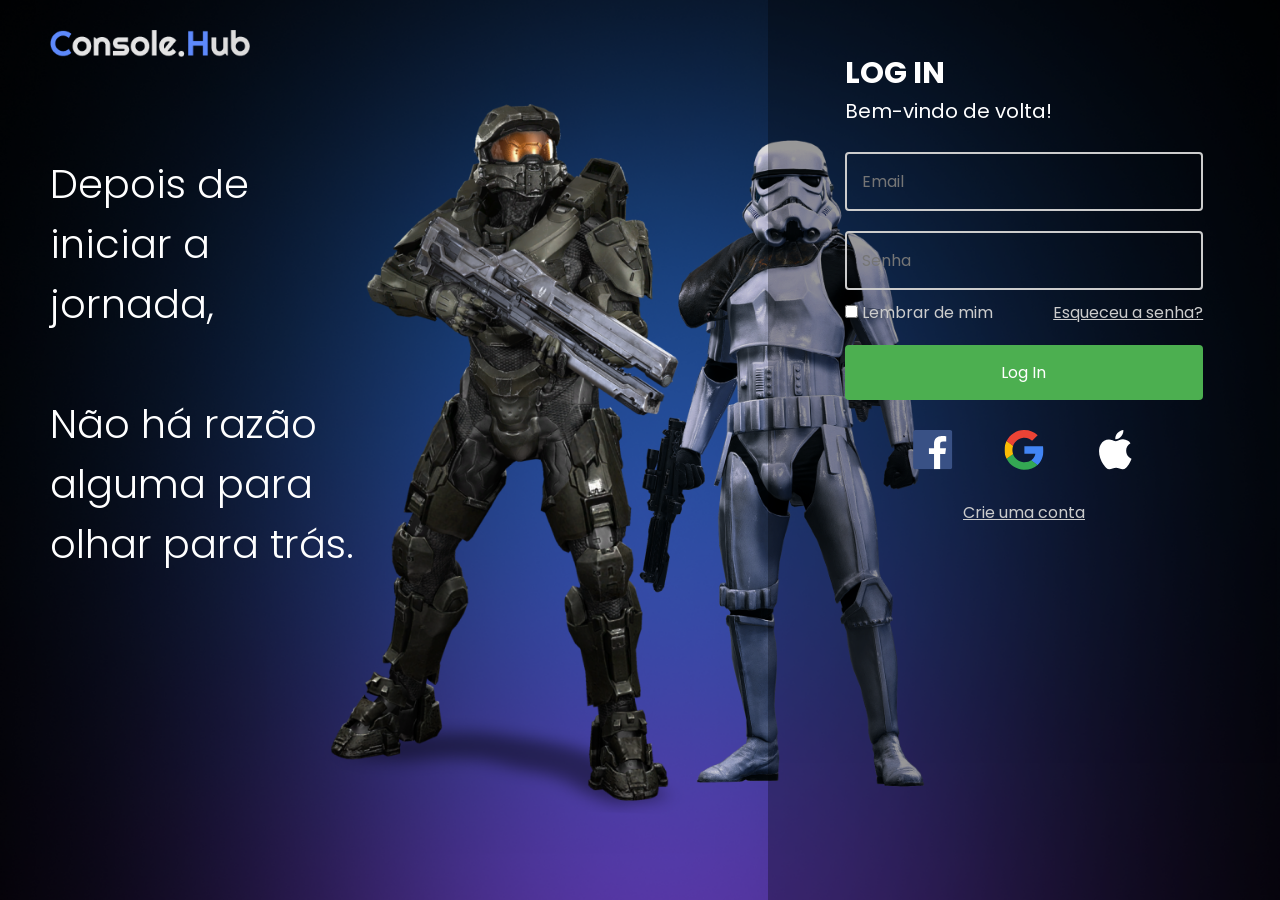
<file: login.html>
<!DOCTYPE html>
<html lang="pt-br">
<head>
    <meta charset="UTF-8">
    <meta name="viewport" content="width=device-width, initial-scale=1.0">
    <link rel="stylesheet" href="reset.css">
    <link rel="stylesheet" href="login.css">
    <link rel="stylesheet" href="https://cdnjs.cloudflare.com/ajax/libs/font-awesome/6.4.0/css/all.min.css">
    <title>Log In</title>
</head>
<body>

    <header class="cabecalho">
        <img class="cabecalho__imagem" src="img/logo.png" alt="Logo da Console.Hub">
    </header>

    <section class="container">
        <h2 class="container__titulo">Depois de iniciar a jornada,</h2>
        <h2 class="container__titulo">Não há razão alguma para olhar para trás.</h2>
    </section>
    
    <section class="container__formulario">
        <div class="formulario__titulo">
            <h1>LOG IN</h1>
            <p>Bem-vindo de volta!</p>
        </div>
        <form class="formulario">
            <input class="formulario__input" type="email" placeholder="Email" required>
            <input class="formulario__input" id="senha" type="password" placeholder="Senha" required>
            <div class="formulario__checkbox">
                <label id="checkbox"><input type="checkbox"> Lembrar de mim</label>
                <a class="formulario__link" href="#">Esqueceu a senha?</a>
            </div>
            <input type="submit" value="Log In" class="formulario__enviar">
        </form>
        <div class="rede-social">
            <img class="rede-social__icone" src="img/rede.svg" alt="Logar com o Facebook">
            <img class="rede-social__icone" src="img/rede1.svg" alt="Logar com o Google">
            <img class="rede-social__icone" src="img/rede2.svg" alt="Locar com a Apple">
        </div>
        <a class="link" href="singup.html">Crie uma conta</a>
        
    </section>
</body>
</html>
</file>
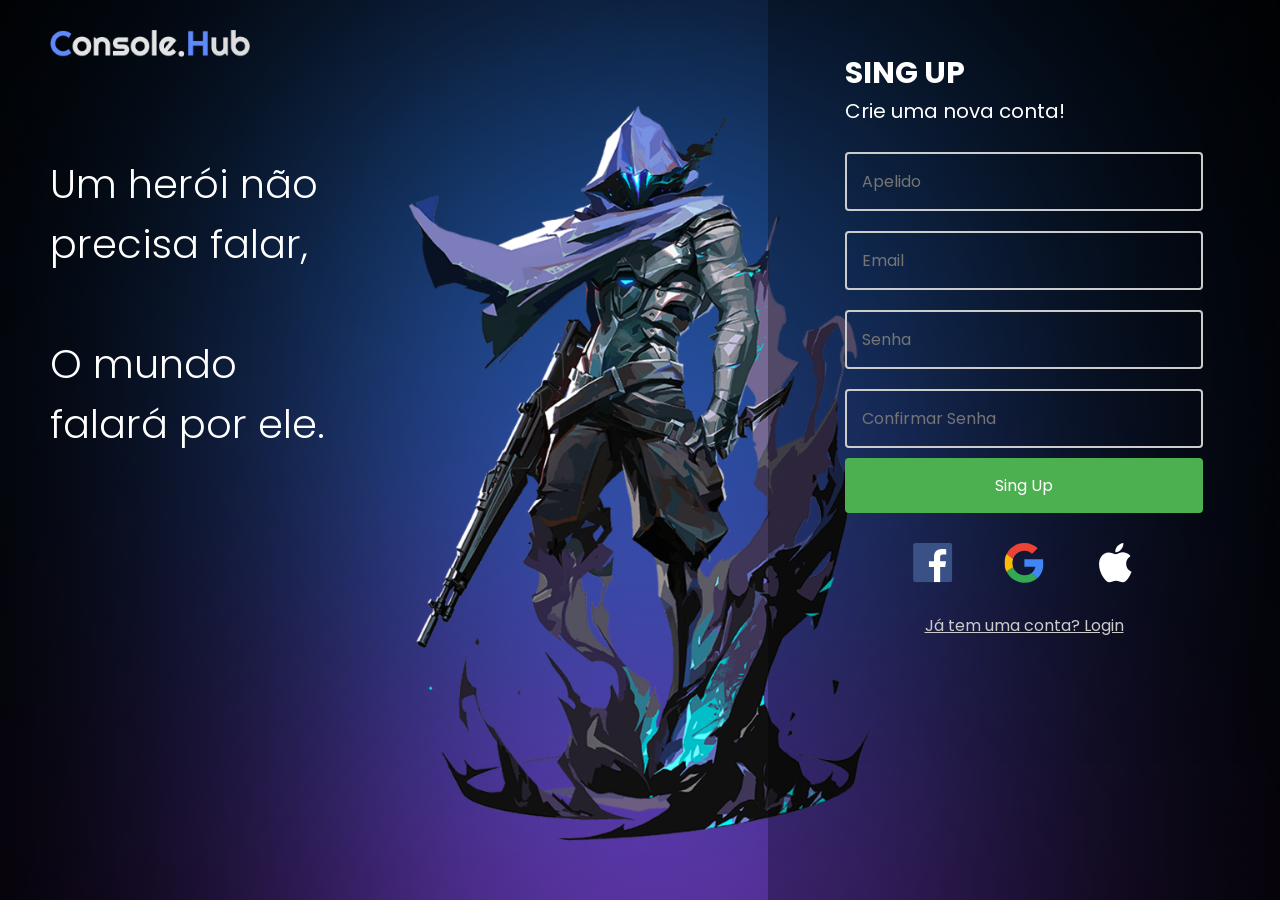
<file: singup.html>
<!DOCTYPE html>
<html lang="pt-br">
<head>
    <meta charset="UTF-8">
    <meta name="viewport" content="width=device-width, initial-scale=1.0">
    <link rel="stylesheet" href="reset.css">
    <link rel="stylesheet" href="singup.css">
    <link rel="stylesheet" href="https://cdnjs.cloudflare.com/ajax/libs/font-awesome/6.4.0/css/all.min.css">
    <title>Sing Up</title>
</head>
<body>

    <header class="cabecalho">
        <img class="cabecalho__imagem" src="img/logo.png" alt="Logo Console.Hub">
    </header>

    <section class="container">
        <h2 class="container__titulo">Um herói não precisa falar,</h2>
        <h2 class="container__titulo">O mundo falará por ele.</h2>
    </section>
    
    <section class="container__formulario">
        <div class="formulario__titulo">
            <h1>SING UP</h1>
            <p>Crie uma nova conta!</p>
        </div>
        <form class="formulario">
            <input class="formulario__input" type="text" placeholder="Apelido" required>
            <input class="formulario__input" type="email" placeholder="Email" required>
            <input class="formulario__input" type="password" placeholder="Senha" required>
            <input class="formulario__input" id="confirma" type="password" placeholder="Confirmar Senha" required>
            <input type="submit" value="Sing Up" class="formulario__enviar">
        </form>
        <div class="formulario__link">
            <div class="rede-social">
                <img class="rede-social__icone" src="img/rede.svg" alt="Logar com o Facebook">
                <img class="rede-social__icone" src="img/rede1.svg" alt="Logar com o Google">
                <img class="rede-social__icone" src="img/rede2.svg" alt="Locar com a Apple">
            </div>
            <a class="link" href="login.html">Já tem uma conta? Login</a>
        </div>
    </section>

</body>
</html>
</file>
<file: login.css>
body{
    background: url(../img/bglogin.png);
    background-repeat: no-repeat;
    background-position: center;
    background-size: cover;
    height: 100vh;
    color: var(--branco);
}

.cabecalho{
    position: relative;
    z-index: 1;
    padding: 30px 50px;
}

.cabecalho__imagem{
    width: 200px;
}

.container{
    display: flex;
    flex-direction: column;
    width: 28%;
}

.container__titulo{
    font-size: 2.5rem;
    text-align: left;
    margin-top: 60px;
    margin-left: 50px;
    font-weight: 300;
}

.container__formulario{
    display: flex;
    flex-direction: column;
    background: var(--cor-de-fundo);
    
    z-index: 2;
    position: fixed;
    top: 0;
    right: 0;
    height: 100vh;
    width: 40%;
}

.formulario__titulo{
    font-size: 1.25rem;
    margin: 10% 15% 5% 15%;
}

.formulario{
    display: flex;
    flex-direction: column;
    align-items: center;
}

.formulario__input{
    margin-bottom: 20px;
    width: 70%;
    padding: 15px;
    border: 2px solid var(--cinza);
    border-radius: 4px;
    font-size: 1rem;
    background-color: transparent;
    color: var(--branco);
}

#senha{
    margin-bottom: 10px;
}

.formulario__checkbox{
    display: flex;
    justify-content: space-between;
    width: 70%;
    color: var(--cinza);
}

.formulario__link{
    color: var(--cinza);
}

.formulario__enviar{
    width: 70%;
    padding: 15px;
    background-color: var(--verde);
    color: var(--branco);
    border: none;
    border-radius: 4px;
    cursor: pointer;
    font-size: 1rem;
    margin-top: 20px;
}
  
.rede-social{
    display: flex;
    justify-content: center;
    width: 100%;
}

.rede-social__icone{
    color: var(--azul);
    margin: 30px 5% ;
    cursor: pointer;
    height: 40px;
    width: 40px;
}

.rede-social__icone:hover{
    transform: scale(1.2);
    transition: 0.5s ease;
}
  
.link{
    text-align: center;
    color: var(--cinza)
}

@media screen and (max-width:1260px) {

    body{
        background: url(../img/bg.png);
        background-repeat: no-repeat;
        background-position: center;
        background-size: cover;
    }

    .container{
        display: none;
    }

    .container__formulario{
        position: fixed;
        top: 15%;
        left: 10%;
        height: 83%;
        width: 80%;
        border-radius: 10px;
    }

    .formulario__titulo{
        font-size: 1rem;
        margin: 5% 15% 2% 15%;
    }
}

@media screen and (max-width:580px) {

    .formulario__titulo{
        font-size: 1rem;
        margin: 6% 15%;
    }

    .formulario__checkbox{
        display: flex;
        flex-direction: column;
    }
}
</file>
<file: singup.css>
body{
    background: url(../img/bgsingup.png);
    background-repeat: no-repeat;
    background-position: center;
    background-size: cover;
    height: 100vh;
    color: var(--branco);
}

.cabecalho{
    position: relative;
    z-index: 1;
    padding: 30px 50px;
}

.cabecalho__imagem{
    width: 200px;
}

.container{
    display: flex;
    flex-direction: column;
    width: 28%;
}

.container__titulo{
    font-size: 2.5rem;
    text-align: left;
    margin-top: 60px;
    margin-left: 50px;
    font-weight: 300;
}

.container__formulario{
    display: flex;
    flex-direction: column;
    background: var(--cor-de-fundo);
    
    z-index: 2;
    position: fixed;
    top: 0;
    right: 0;
    height: 100vh;
    width: 40%;
}

.formulario__titulo{
    font-size: 1.25rem;
    margin: 10% 15% 5% 15%;
}

.formulario{
    display: flex;
    flex-direction: column;
    align-items: center;
}

.formulario__input{
    margin-bottom: 20px;
    width: 70%;
    padding: 15px;
    border: 2px solid var(--cinza);
    border-radius: 4px;
    font-size: 1rem;
    background-color: transparent;
    color: var(--branco);
}

#confirma{
    margin-bottom: 10px;
}

.formulario__enviar{
    width: 70%;
    padding: 15px;
    background-color: var(--verde);
    color: var(--branco);
    border: none;
    border-radius: 4px;
    cursor: pointer;
    font-size: 1rem;
}

.rede-social{
    display: flex;
    justify-content: center;
    width: 100%;
}

.rede-social__icone{
    color: var(--azul);
    margin: 30px 5% ;
    cursor: pointer;
    height: 40px;
    width: 40px;
}

.rede-social__icone:hover{
    transform: scale(1.2);
    transition: 0.5s ease;
}
  
.link{
    display: flex;
    justify-content: center;
    text-align: center;
    color: var(--cinza);
}

@media screen and (max-width:1260px) {

    body{
        background: url(../img/bg.png);
        background-repeat: no-repeat;
        background-position: center;
        background-size: cover;
    }

    .container{
        display: none;
    }

    .container__formulario{
        position: fixed;
        top: 15%;
        left: 10%;
        height: 83%;
        width: 80%;
        border-radius: 10px;
    }

    .formulario__titulo{
        font-size: 1rem;
        margin: 5% 15% 1% 15%;
    }

    .formulario__link{
        display: flex;
        justify-content: space-between;
        align-items: center;
        width: 70%;

        position: relative;
        left: 12.5%;
    }

    .link{
        width: 100%;
    }
    
}

@media screen and (max-width:580px) {

    .formulario__titulo{
        font-size: 1rem;
        margin: 6% 15%;
    }

    .formulario__checkbox{
        display: flex;
        flex-direction: column;
    }
}
</file>
